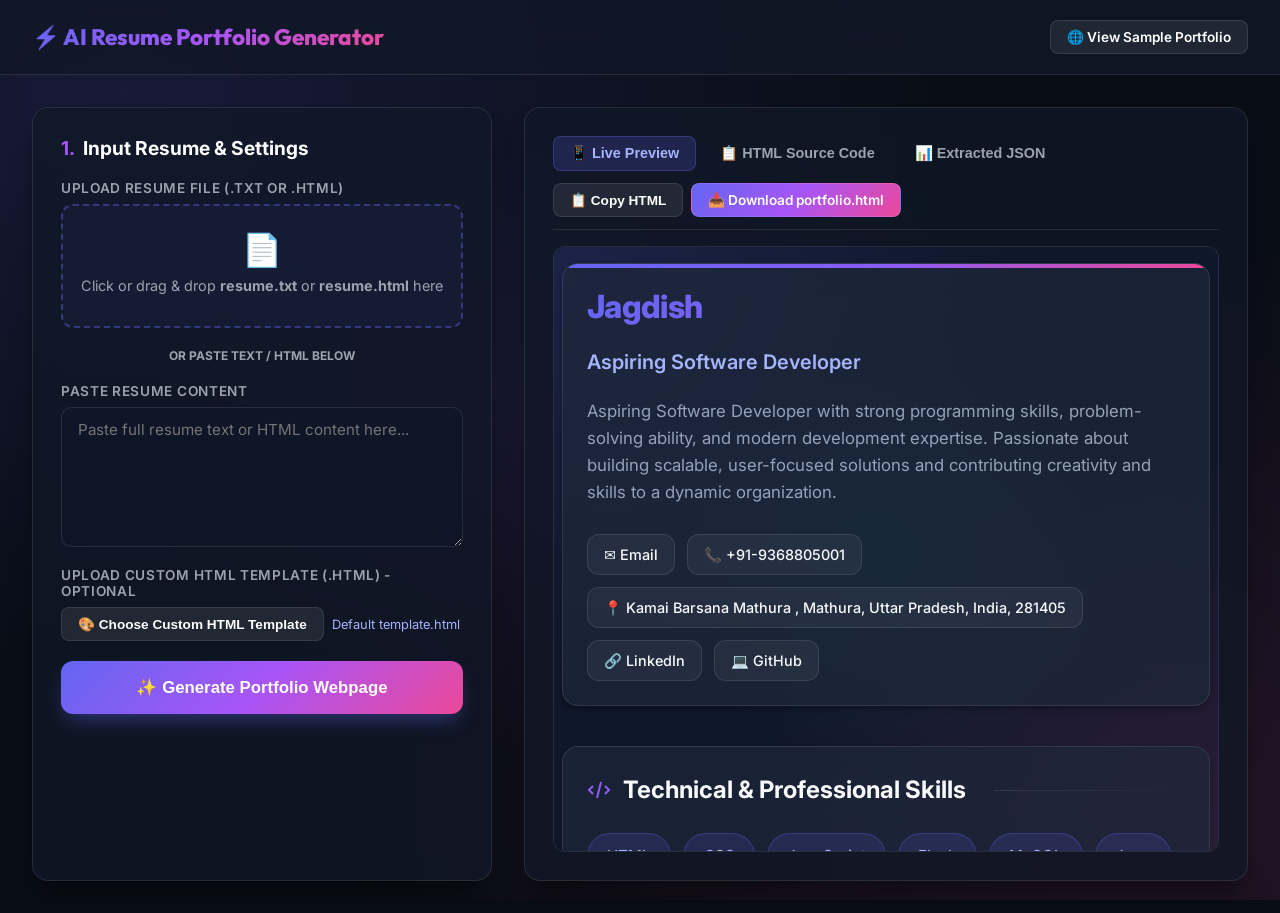
<file: templates/index.html>
<!DOCTYPE html>
<html lang="en">
<head>
  <meta charset="UTF-8">
  <meta name="viewport" content="width=device-width, initial-scale=1.0">
  <title>AI Resume Portfolio Generator - Web Portal</title>
  <meta name="description" content="Convert any resume text or HTML file into an instant, modern HTML portfolio webpage using Python & Gemini AI.">
  <link rel="preconnect" href="https://fonts.googleapis.com">
  <link rel="preconnect" href="https://fonts.gstatic.com" crossorigin>
  <link href="https://fonts.googleapis.com/css2?family=Inter:wght@300;400;500;600;700;800&family=Outfit:wght@600;700;800&display=swap" rel="stylesheet">
  
  <style>
    :root {
      --bg-dark: #090d16;
      --card-bg: rgba(17, 24, 39, 0.75);
      --card-border: rgba(255, 255, 255, 0.1);
      --primary: #6366f1;
      --primary-gradient: linear-gradient(135deg, #6366f1 0%, #a855f7 50%, #ec4899 100%);
      --text-main: #f3f4f6;
      --text-muted: #9ca3af;
      --radius: 16px;
      --transition: all 0.3s cubic-bezier(0.4, 0, 0.2, 1);
    }

    * { box-sizing: border-box; margin: 0; padding: 0; }

    body {
      font-family: 'Inter', system-ui, sans-serif;
      background-color: var(--bg-dark);
      background-image: 
        radial-gradient(at 10% 10%, rgba(99, 102, 241, 0.15) 0px, transparent 50%),
        radial-gradient(at 90% 90%, rgba(236, 72, 153, 0.12) 0px, transparent 50%),
        radial-gradient(at 50% 50%, rgba(168, 85, 247, 0.1) 0px, transparent 50%);
      background-attachment: fixed;
      color: var(--text-main);
      min-height: 100vh;
      display: flex;
      flex-direction: column;
    }

    .navbar {
      background: rgba(17, 24, 39, 0.8);
      backdrop-filter: blur(16px);
      border-bottom: 1px solid var(--card-border);
      padding: 1.25rem 2rem;
      display: flex;
      justify-content: space-between;
      align-items: center;
      position: sticky;
      top: 0;
      z-index: 100;
    }

    .brand {
      display: flex;
      align-items: center;
      gap: 0.75rem;
      font-family: 'Outfit', sans-serif;
      font-size: 1.4rem;
      font-weight: 800;
      background: var(--primary-gradient);
      -webkit-background-clip: text;
      -webkit-text-fill-color: transparent;
    }

    .brand-badge {
      font-size: 0.75rem;
      padding: 0.2rem 0.6rem;
      border-radius: 9999px;
      background: rgba(99, 102, 241, 0.2);
      color: #a5b4fc;
      border: 1px solid rgba(99, 102, 241, 0.4);
      font-family: 'Inter', sans-serif;
      font-weight: 600;
    }

    .app-layout {
      display: grid;
      grid-template-columns: 460px 1fr;
      gap: 2rem;
      padding: 2rem;
      flex-grow: 1;
      max-width: 1600px;
      margin: 0 auto;
      width: 100%;
    }

    @media (max-width: 1024px) {
      .app-layout { grid-template-columns: 1fr; }
    }

    .panel {
      background: var(--card-bg);
      backdrop-filter: blur(16px);
      border: 1px solid var(--card-border);
      border-radius: var(--radius);
      padding: 1.75rem;
      display: flex;
      flex-direction: column;
      gap: 1.25rem;
      box-shadow: 0 20px 25px -5px rgba(0, 0, 0, 0.4);
    }

    .panel-title {
      font-size: 1.2rem;
      font-weight: 700;
      display: flex;
      align-items: center;
      gap: 0.5rem;
      color: #ffffff;
    }

    .panel-title span { color: #a855f7; }

    .form-group {
      display: flex;
      flex-direction: column;
      gap: 0.5rem;
    }

    label {
      font-size: 0.85rem;
      font-weight: 600;
      color: var(--text-muted);
      text-transform: uppercase;
      letter-spacing: 0.05em;
    }

    .dropzone {
      border: 2px dashed rgba(99, 102, 241, 0.4);
      border-radius: 12px;
      padding: 1.5rem 1rem;
      text-align: center;
      cursor: pointer;
      background: rgba(99, 102, 241, 0.05);
      transition: var(--transition);
    }

    .dropzone:hover, .dropzone.dragover {
      border-color: #a855f7;
      background: rgba(168, 85, 247, 0.15);
    }

    .dropzone-icon {
      font-size: 2rem;
      margin-bottom: 0.5rem;
    }

    .dropzone-text {
      font-size: 0.9rem;
      color: var(--text-muted);
    }

    .file-name {
      font-size: 0.85rem;
      color: #38bdf8;
      font-weight: 600;
      margin-top: 0.5rem;
      word-break: break-all;
    }

    input[type="file"] { display: none; }

    textarea, input[type="password"], input[type="text"] {
      width: 100%;
      background: rgba(15, 23, 42, 0.6);
      border: 1px solid var(--card-border);
      border-radius: 10px;
      padding: 0.75rem 1rem;
      color: var(--text-main);
      font-family: inherit;
      font-size: 0.95rem;
      transition: var(--transition);
    }

    textarea:focus, input:focus {
      outline: none;
      border-color: #6366f1;
      box-shadow: 0 0 0 3px rgba(99, 102, 241, 0.25);
    }

    textarea { height: 140px; resize: vertical; }

    .btn-generate {
      background: var(--primary-gradient);
      border: none;
      border-radius: 12px;
      padding: 1rem;
      color: #ffffff;
      font-size: 1.05rem;
      font-weight: 700;
      cursor: pointer;
      display: flex;
      align-items: center;
      justify-content: center;
      gap: 0.5rem;
      box-shadow: 0 10px 20px -5px rgba(99, 102, 241, 0.4);
      transition: var(--transition);
    }

    .btn-generate:hover {
      transform: translateY(-2px);
      box-shadow: 0 15px 25px -5px rgba(99, 102, 241, 0.6);
    }

    .btn-generate:disabled {
      opacity: 0.6;
      cursor: not-allowed;
      transform: none;
    }

    .spinner {
      width: 20px;
      height: 20px;
      border: 3px solid rgba(255, 255, 255, 0.3);
      border-radius: 50%;
      border-top-color: #fff;
      animation: spin 0.8s linear infinite;
      display: none;
    }

    @keyframes spin { to { transform: rotate(360deg); } }

    .output-panel {
      display: flex;
      flex-direction: column;
      gap: 1rem;
    }

    .tabs-bar {
      display: flex;
      justify-content: space-between;
      align-items: center;
      border-bottom: 1px solid var(--card-border);
      padding-bottom: 0.75rem;
      flex-wrap: wrap;
      gap: 0.75rem;
    }

    .tabs { display: flex; gap: 0.5rem; }

    .tab-btn {
      background: transparent;
      border: none;
      color: var(--text-muted);
      padding: 0.5rem 1rem;
      border-radius: 8px;
      font-weight: 600;
      font-size: 0.9rem;
      cursor: pointer;
      transition: var(--transition);
    }

    .tab-btn.active {
      background: rgba(99, 102, 241, 0.2);
      color: #a5b4fc;
      border: 1px solid rgba(99, 102, 241, 0.3);
    }

    .action-buttons { display: flex; gap: 0.5rem; }

    .btn-secondary {
      background: rgba(255, 255, 255, 0.08);
      border: 1px solid var(--card-border);
      color: #ffffff;
      padding: 0.5rem 1rem;
      border-radius: 8px;
      font-size: 0.85rem;
      font-weight: 600;
      cursor: pointer;
      display: inline-flex;
      align-items: center;
      gap: 0.4rem;
      text-decoration: none;
      transition: var(--transition);
    }

    .btn-secondary:hover {
      background: rgba(99, 102, 241, 0.25);
      border-color: #6366f1;
    }

    .preview-container {
      flex-grow: 1;
      min-height: 600px;
      background: #0f172a;
      border-radius: 12px;
      overflow: hidden;
      border: 1px solid var(--card-border);
      position: relative;
    }

    iframe {
      width: 100%;
      height: 100%;
      min-height: 600px;
      border: none;
    }

    pre {
      background: #0f172a;
      color: #38bdf8;
      padding: 1.25rem;
      border-radius: 12px;
      overflow-x: auto;
      font-family: 'Courier New', Courier, monospace;
      font-size: 0.85rem;
      height: 600px;
      border: 1px solid var(--card-border);
    }

    .tab-content { display: none; }
    .tab-content.active { display: block; }

    .alert {
      padding: 0.75rem 1rem;
      border-radius: 8px;
      font-size: 0.85rem;
      display: none;
    }

    .alert-error {
      background: rgba(239, 68, 68, 0.15);
      border: 1px solid rgba(239, 68, 68, 0.4);
      color: #fca5a5;
    }

    .alert-success {
      background: rgba(34, 197, 94, 0.15);
      border: 1px solid rgba(34, 197, 94, 0.4);
      color: #86efac;
    }
  </style>
</head>
<body>

  <!-- Top Navbar -->
  <nav class="navbar">
    <div class="brand">
      ⚡ AI Resume Portfolio Generator
    
    </div>
    <div>
      <a href="/portfolio.html" target="_blank" class="btn-secondary">🌐 View Sample Portfolio</a>
    </div>
  </nav>

  <!-- Application Main Split Layout -->
  <main class="app-layout">

    <!-- Left Controls Panel -->
    <section class="panel">
      <h2 class="panel-title"><span>1.</span> Input Resume & Settings</h2>
      
      <div id="alert-banner" class="alert alert-error"></div>

      <!-- File Upload Zone (.txt or .html files) -->
      <div class="form-group">
        <label>Upload Resume File (.txt or .html)</label>
        <div class="dropzone" id="dropzone" onclick="document.getElementById('file-input').click()">
          <div class="dropzone-icon">📄</div>
          <div class="dropzone-text">Click or drag & drop <strong>resume.txt</strong> or <strong>resume.html</strong> here</div>
          <div class="file-name" id="file-name"></div>
        </div>
        <input type="file" id="file-input" accept=".txt,.html,.htm,.md">
      </div>

      <div style="text-align: center; color: var(--text-muted); font-size: 0.75rem; font-weight: bold;">OR PASTE TEXT / HTML BELOW</div>

      <!-- Resume Textarea -->
      <div class="form-group">
        <label>Paste Resume Content</label>
        <textarea id="resume-text" placeholder="Paste full resume text or HTML content here..."></textarea>
      </div>

      <!-- Optional Custom HTML Template Upload -->
      <div class="form-group">
        <label>Upload Custom HTML Template (.html) - Optional</label>
        <div style="display: flex; gap: 0.5rem; align-items: center;">
          <button type="button" class="btn-secondary" onclick="document.getElementById('template-input').click()">🎨 Choose Custom HTML Template</button>
          <span id="template-file-name" style="font-size: 0.8rem; color: #a5b4fc;">Default template.html</span>
        </div>
        <input type="file" id="template-input" accept=".html,.htm">
      </div>

      <!-- Submit Button -->
      <button class="btn-generate" id="generate-btn" onclick="generatePortfolio()">
        <span class="spinner" id="btn-spinner"></span>
        <span id="btn-text">✨ Generate Portfolio Webpage</span>
      </button>
    </section>

    <!-- Right Output & Preview Panel -->
    <section class="panel output-panel">
      <div class="tabs-bar">
        <div class="tabs">
          <button class="tab-btn active" onclick="switchTab('preview-tab', this)">📱 Live Preview</button>
          <button class="tab-btn" onclick="switchTab('code-tab', this)">📋 HTML Source Code</button>
          <button class="tab-btn" onclick="switchTab('json-tab', this)">📊 Extracted JSON</button>
        </div>
        
        <div class="action-buttons">
          <button class="btn-secondary" onclick="copyHTMLCode()">📋 Copy HTML</button>
          <a href="/api/download" class="btn-secondary" style="background: var(--primary-gradient);">📥 Download portfolio.html</a>
        </div>
      </div>

      <!-- Live Webpage Preview -->
      <div id="preview-tab" class="tab-content active preview-container">
        <iframe id="portfolio-frame" src="/portfolio.html"></iframe>
      </div>

      <!-- HTML Source Code View -->
      <div id="code-tab" class="tab-content">
        <pre id="code-block">Click "Generate Portfolio Webpage" to view rendered HTML code...</pre>
      </div>

      <!-- Parsed JSON View -->
      <div id="json-tab" class="tab-content">
        <pre id="json-block">Click "Generate Portfolio Webpage" to view extracted JSON schema...</pre>
      </div>
    </section>

  </main>

  <script>
    const dropzone = document.getElementById('dropzone');
    const fileInput = document.getElementById('file-input');
    const fileNameDisplay = document.getElementById('file-name');
    
    const templateInput = document.getElementById('template-input');
    const templateFileNameDisplay = document.getElementById('template-file-name');
    
    let selectedFile = null;
    let selectedTemplateFile = null;

    // File Drag & Drop Handlers
    dropzone.addEventListener('dragover', (e) => {
      e.preventDefault();
      dropzone.classList.add('dragover');
    });

    dropzone.addEventListener('dragleave', () => dropzone.classList.remove('dragover'));
    
    dropzone.addEventListener('drop', (e) => {
      e.preventDefault();
      dropzone.classList.remove('dragover');
      if (e.dataTransfer.files.length > 0) {
        handleFileSelect(e.dataTransfer.files[0]);
      }
    });

    fileInput.addEventListener('change', (e) => {
      if (e.target.files.length > 0) {
        handleFileSelect(e.target.files[0]);
      }
    });

    templateInput.addEventListener('change', (e) => {
      if (e.target.files.length > 0) {
        selectedTemplateFile = e.target.files[0];
        templateFileNameDisplay.textContent = `Using custom template: ${selectedTemplateFile.name}`;
      }
    });

    function handleFileSelect(file) {
      selectedFile = file;
      fileNameDisplay.textContent = `Selected File: ${file.name} (${(file.size / 1024).toFixed(1)} KB)`;
      
      // Auto-read file into text area
      const reader = new FileReader();
      reader.onload = (event) => {
        document.getElementById('resume-text').value = event.target.result;
      };
      reader.readAsText(file);
    }

    function switchTab(tabId, btnElement) {
      document.querySelectorAll('.tab-content').forEach(el => el.classList.remove('active'));
      document.querySelectorAll('.tab-btn').forEach(el => el.classList.remove('active'));
      document.getElementById(tabId).classList.add('active');
      btnElement.classList.add('active');
    }

    function showAlert(msg, type = 'error') {
      const banner = document.getElementById('alert-banner');
      banner.textContent = msg;
      banner.className = `alert alert-${type}`;
      banner.style.display = 'block';
      setTimeout(() => { banner.style.display = 'none'; }, 6000);
    }

    async function generatePortfolio() {
      const resumeText = document.getElementById('resume-text').value.trim();
      const btn = document.getElementById('generate-btn');
      const spinner = document.getElementById('btn-spinner');
      const btnText = document.getElementById('btn-text');

      if (!resumeText && !selectedFile) {
        showAlert('Please upload a .txt or .html resume file, or paste resume content.');
        return;
      }

      // UI Loading state
      btn.disabled = true;
      spinner.style.display = 'inline-block';
      btnText.textContent = 'Extracting with Gemini AI...';

      const formData = new FormData();
      if (selectedFile) {
        formData.append('file', selectedFile);
      }
      if (selectedTemplateFile) {
        formData.append('template_file', selectedTemplateFile);
      }
      formData.append('resume_text', resumeText);

      try {
        const response = await fetch('/api/generate', {
          method: 'POST',
          body: formData
        });

        const result = await response.json();

        if (result.success) {
          showAlert('Portfolio generated successfully!', 'success');
          
          // Refresh Iframe preview
          const iframe = document.getElementById('portfolio-frame');
          iframe.src = '/portfolio.html?t=' + new Date().getTime();

          // Populate HTML & JSON code blocks
          document.getElementById('code-block').textContent = result.html_code;
          document.getElementById('json-block').textContent = JSON.stringify(result.portfolio_data, null, 2);
        } else {
          showAlert(result.error || 'Failed to generate portfolio.');
        }
      } catch (err) {
        console.error(err);
        showAlert('An error occurred while connecting to the server.');
      } finally {
        btn.disabled = false;
        spinner.style.display = 'none';
        btnText.textContent = '✨ Generate Portfolio Webpage';
      }
    }

    function copyHTMLCode() {
      const codeText = document.getElementById('code-block').textContent;
      navigator.clipboard.writeText(codeText).then(() => {
        showAlert('HTML code copied to clipboard!', 'success');
      });
    }
  </script>
</body>
</html>
</file>
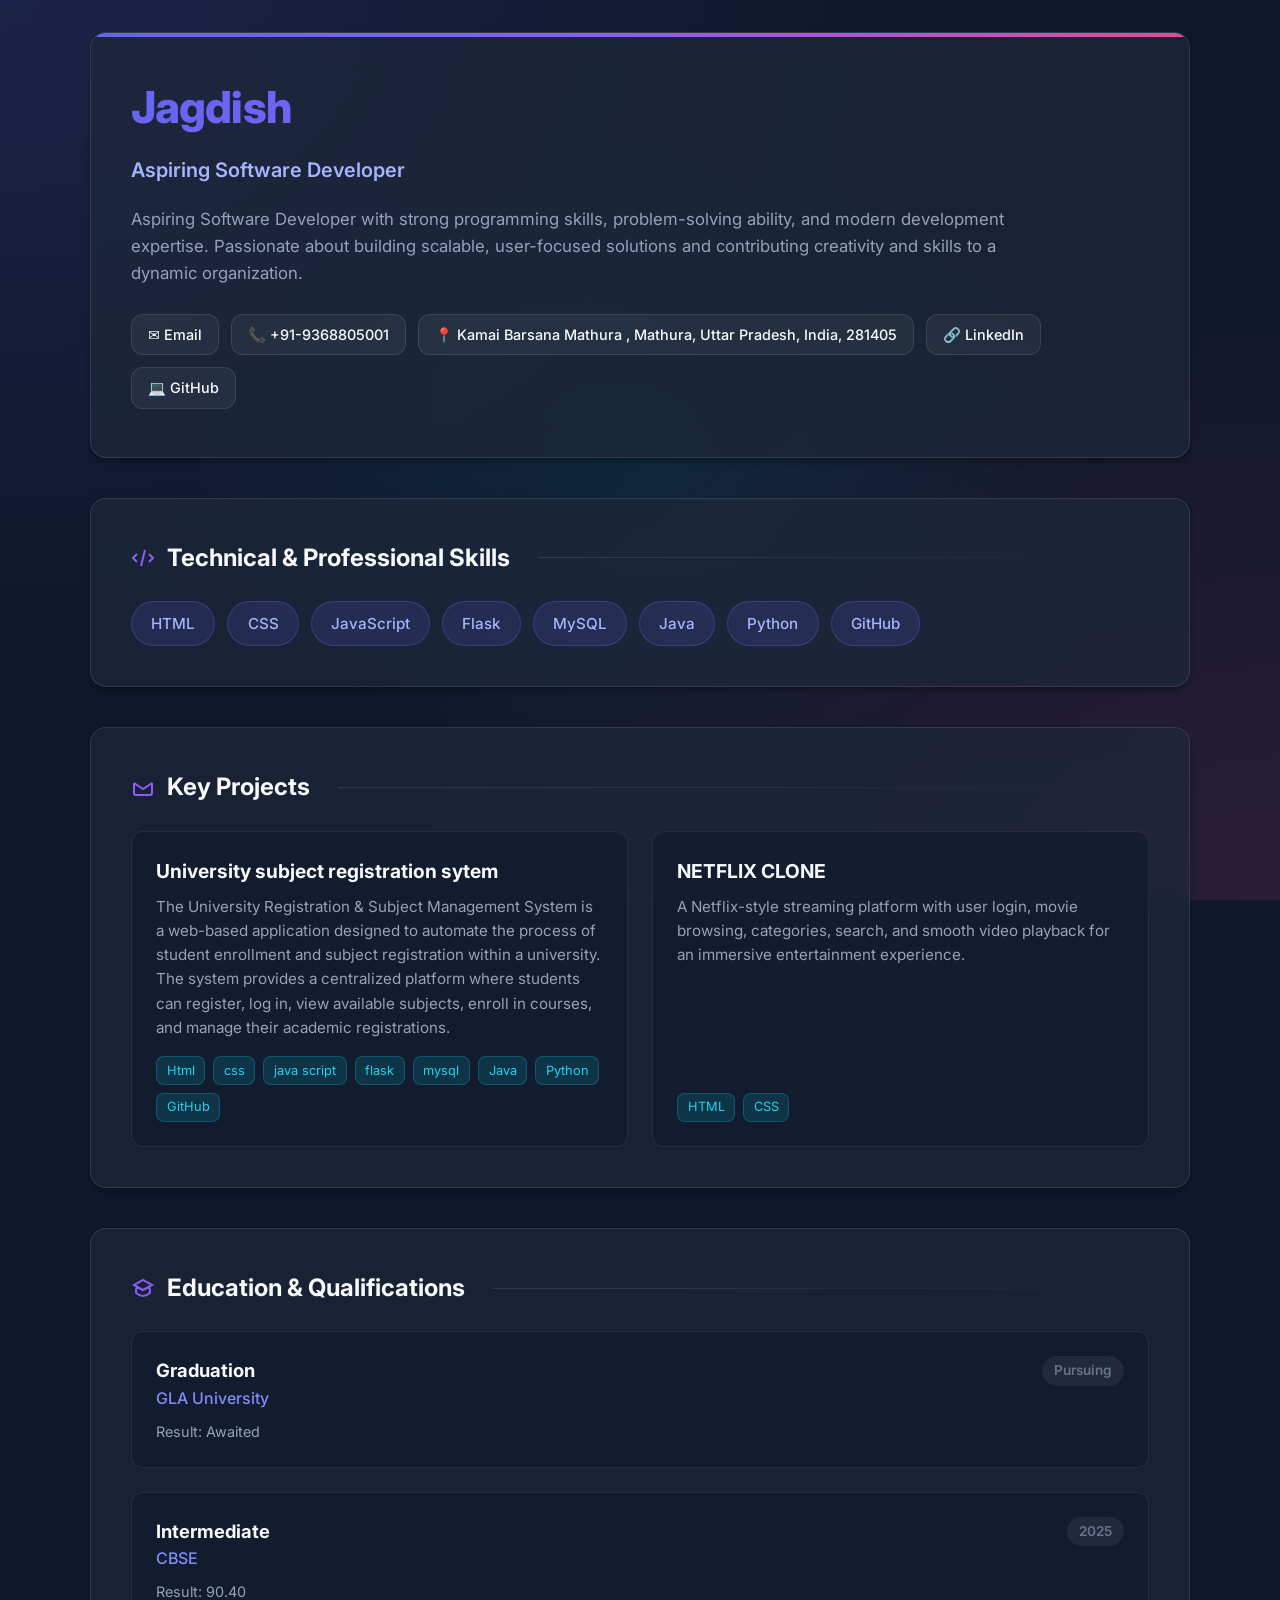
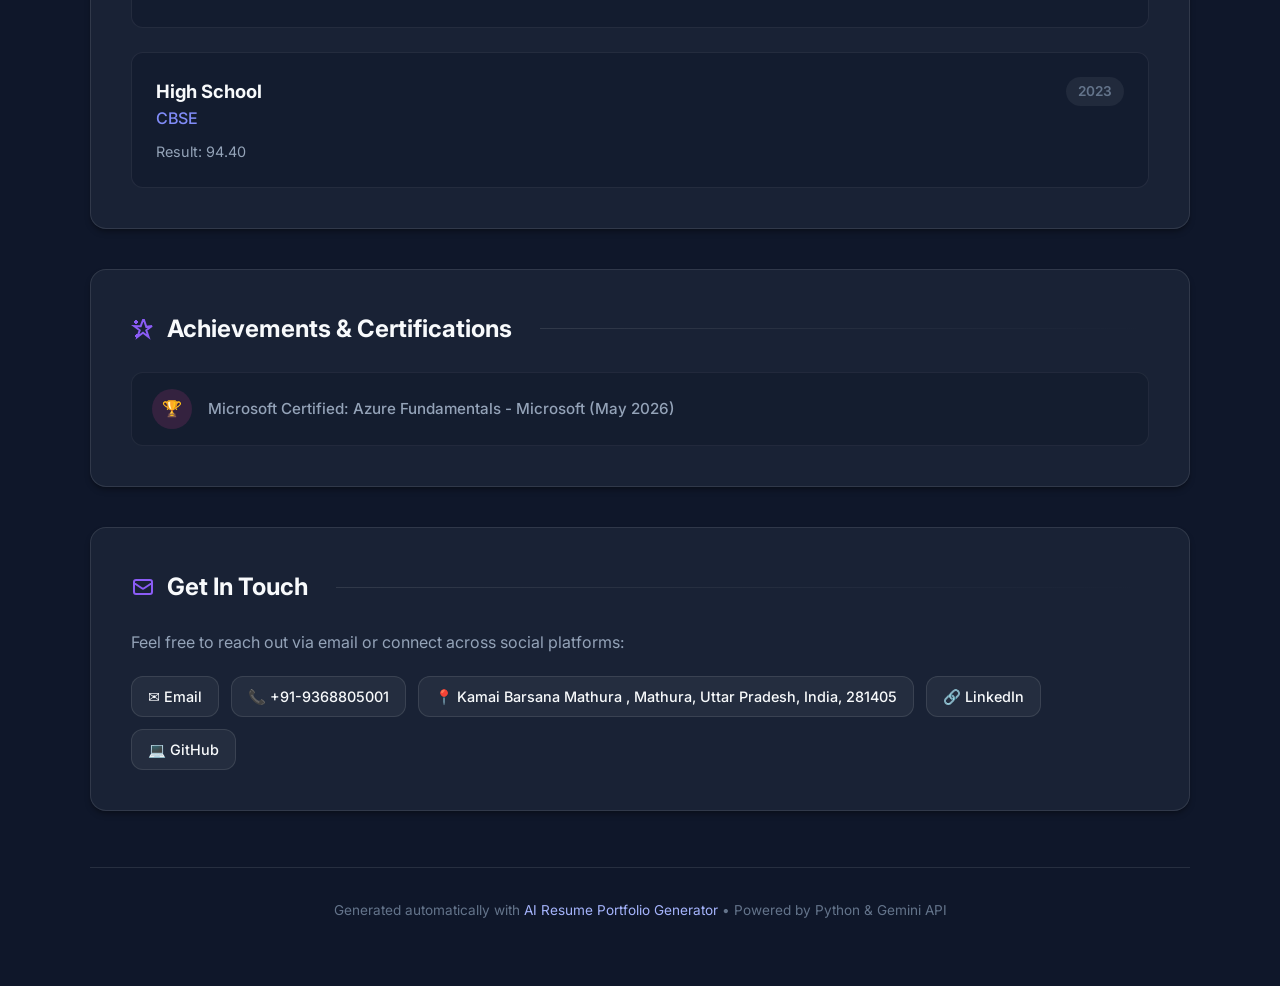
<file: portfolio.html>
<!DOCTYPE html>
<html lang="en">
<head>
  <meta charset="UTF-8">
  <meta name="viewport" content="width=device-width, initial-scale=1.0">
  <title>Jagdish - Portfolio</title>
  <meta name="description" content="Professional portfolio of Jagdish. Aspiring Software Developer">
  <link rel="preconnect" href="https://fonts.googleapis.com">
  <link rel="preconnect" href="https://fonts.gstatic.com" crossorigin>
  <link href="https://fonts.googleapis.com/css2?family=Inter:wght@300;400;500;600;700;800&display=swap" rel="stylesheet">
  <link rel="stylesheet" href="style.css">
</head>
<body>
  <main class="container">
    
    <!-- Hero / Profile Section -->
    <header class="section hero-card" id="hero">
      <h1 class="hero-name" id="user-name">Jagdish</h1>
      <p class="hero-headline" id="user-headline">Aspiring Software Developer</p>
      <p class="hero-summary" id="user-summary">Aspiring Software Developer with strong programming skills, problem-solving ability, and modern development expertise. Passionate about building scalable, user-focused solutions and contributing creativity and skills to a dynamic organization.</p>
      
      <nav class="quick-links" id="quick-links" aria-label="Contact Links">
        <a href="mailto:jagdish.jagdish_cs.aiml25@gla.ac.in" class="quick-link-item">✉ Email</a>
<span class="quick-link-item">📞 +91-9368805001</span>
<span class="quick-link-item">📍 Kamai Barsana Mathura , Mathura, Uttar Pradesh, India, 281405</span>
<a href="www.linkedin.com/in/jagdish-sharma-46776b374" target="_blank" class="quick-link-item">🔗 LinkedIn</a>
<a href="github.com/jagdishxtech" target="_blank" class="quick-link-item">💻 GitHub</a>
      </nav>
    </header>

    <!-- Skills Section -->
    
        <section class="section" id="skills">
          <h2 class="section-title">
            <svg width="24" height="24" fill="none" stroke="currentColor" stroke-width="2" viewBox="0 0 24 24"><path d="M10 20l4-16m4 4l4 4-4 4M6 16l-4-4 4-4"/></svg>
            Technical & Professional Skills
          </h2>
          <div class="skills-wrapper">
            <span class="skill-badge">HTML</span><span class="skill-badge">CSS</span><span class="skill-badge">JavaScript</span><span class="skill-badge">Flask</span><span class="skill-badge">MySQL</span><span class="skill-badge">Java</span><span class="skill-badge">Python</span><span class="skill-badge">GitHub</span>
          </div>
        </section>
        

    <!-- Experience Section -->
    

    <!-- Projects Section -->
    
        <section class="section" id="projects">
          <h2 class="section-title">
            <svg width="24" height="24" fill="none" stroke="currentColor" stroke-width="2" viewBox="0 0 24 24"><path d="M3 7v10a2 2 0 002 2h14a2 2 0 002-2V7M3 7l9 6 9-6M3 7i18 0"/></svg>
            Key Projects
          </h2>
          <div class="projects-grid">
            
            <div class="project-card">
              <div>
                <h3 class="project-title">University subject registration sytem</h3>
                <p class="project-desc" style="margin-top: 0.5rem;">The University Registration & Subject Management System is a web-based application designed to automate the process of student enrollment and subject registration within a university. The system provides a centralized platform where students can register, log in, view available subjects, enroll in courses, and manage their academic registrations.</p>
              </div>
              <div class="project-tech">
                <span class="tech-tag">Html</span><span class="tech-tag">css</span><span class="tech-tag">java script</span><span class="tech-tag">flask</span><span class="tech-tag">mysql</span><span class="tech-tag">Java</span><span class="tech-tag">Python</span><span class="tech-tag">GitHub</span>
              </div>
              
            </div>
            
            <div class="project-card">
              <div>
                <h3 class="project-title">NETFLIX CLONE</h3>
                <p class="project-desc" style="margin-top: 0.5rem;">A Netflix-style streaming platform with user login, movie browsing, categories, search, and smooth video playback for an immersive entertainment experience.</p>
              </div>
              <div class="project-tech">
                <span class="tech-tag">HTML</span><span class="tech-tag">CSS</span>
              </div>
              
            </div>
            
          </div>
        </section>
        

    <!-- Education Section -->
    
        <section class="section" id="education">
          <h2 class="section-title">
            <svg width="24" height="24" fill="none" stroke="currentColor" stroke-width="2" viewBox="0 0 24 24"><path d="M12 14l9-5-9-5-9 5 9 5z"/><path d="M12 14l6.16-3.422a12.083 12.083 0 01.665 6.479A11.952 11.952 0 0112 20.055a11.952 11.952 0 01-6.824-2.998 12.078 12.078 0 01.665-6.479L12 14z"/></svg>
            Education & Qualifications
          </h2>
          <div class="timeline">
            
            <div class="timeline-item">
              <div class="item-header">
                <div>
                  <h3 class="item-title">Graduation</h3>
                  <div class="item-subtitle">GLA University</div>
                </div>
                <span class="item-date">Pursuing</span>
              </div>
              <p style="color: var(--text-muted); font-size: 0.9rem; margin-top: 0.4rem;">Result: Awaited</p>
            </div>
            
            <div class="timeline-item">
              <div class="item-header">
                <div>
                  <h3 class="item-title">Intermediate</h3>
                  <div class="item-subtitle">CBSE</div>
                </div>
                <span class="item-date">2025</span>
              </div>
              <p style="color: var(--text-muted); font-size: 0.9rem; margin-top: 0.4rem;">Result: 90.40</p>
            </div>
            
            <div class="timeline-item">
              <div class="item-header">
                <div>
                  <h3 class="item-title">High School</h3>
                  <div class="item-subtitle">CBSE</div>
                </div>
                <span class="item-date">2023</span>
              </div>
              <p style="color: var(--text-muted); font-size: 0.9rem; margin-top: 0.4rem;">Result: 94.40</p>
            </div>
            
          </div>
        </section>
        

    <!-- Achievements Section -->
    
        <section class="section" id="achievements">
          <h2 class="section-title">
            <svg width="24" height="24" fill="none" stroke="currentColor" stroke-width="2" viewBox="0 0 24 24"><path d="M5 3v4M3 5h4M6 17v4m-2-2h4m5-16l2.286 6.857L21 9l-5.714 4.286L17.571 20 12 15.714 6.429 20l2.285-6.714L3 9l6.714.143L12 3z"/></svg>
            Achievements & Certifications
          </h2>
          <div class="achievements-grid">
            
            <div class="achievement-card">
              <div class="achievement-icon">🏆</div>
              <div class="achievement-text">Microsoft Certified: Azure Fundamentals - Microsoft (May 2026)</div>
            </div>
            
          </div>
        </section>
        

    <!-- Contact & Links Section -->
    
        <section class="section" id="contact">
          <h2 class="section-title">
            <svg width="24" height="24" fill="none" stroke="currentColor" stroke-width="2" viewBox="0 0 24 24"><path d="M3 8l7.89 5.26a2 2 0 002.22 0L21 8M5 19h14a2 2 0 002-2V7a2 2 0 00-2-2H5a2 2 0 00-2 2v10a2 2 0 002 2z"/></svg>
            Get In Touch
          </h2>
          <p style="color: var(--text-muted); margin-bottom: 1.25rem;">Feel free to reach out via email or connect across social platforms:</p>
          <div class="quick-links">
            <a href="mailto:jagdish.jagdish_cs.aiml25@gla.ac.in" class="quick-link-item">✉ Email</a>
<span class="quick-link-item">📞 +91-9368805001</span>
<span class="quick-link-item">📍 Kamai Barsana Mathura , Mathura, Uttar Pradesh, India, 281405</span>
<a href="www.linkedin.com/in/jagdish-sharma-46776b374" target="_blank" class="quick-link-item">🔗 LinkedIn</a>
<a href="github.com/jagdishxtech" target="_blank" class="quick-link-item">💻 GitHub</a>
          </div>
        </section>
        

    <!-- Footer -->
    <footer class="footer">
      <p>Generated automatically with <span>AI Resume Portfolio Generator</span> • Powered by Python & Gemini API</p>
    </footer>
  </main>
</body>
</html>
</file>
<file: style.css>
/* ==========================================================================
   AI RESUME PORTFOLIO GENERATOR - MODERN GLASSMORPHIC DESIGN SYSTEM
   ========================================================================== */

/* Design Tokens & Custom Properties */
:root {
  --font-family: 'Inter', system-ui, -apple-system, BlinkMacSystemFont, 'Segoe UI', Roboto, sans-serif;
  
  /* Color Palette */
  --bg-dark: #0f172a;
  --bg-card: rgba(30, 41, 59, 0.7);
  --bg-card-hover: rgba(51, 65, 85, 0.8);
  --border-color: rgba(255, 255, 255, 0.1);
  --border-glow: rgba(99, 102, 241, 0.3);
  
  --primary: #6366f1;
  --primary-gradient: linear-gradient(135deg, #6366f1 0%, #8b5cf6 50%, #ec4899 100%);
  --secondary-gradient: linear-gradient(135deg, #3b82f6 0%, #06b6d4 100%);
  
  --text-main: #f8fafc;
  --text-muted: #94a3b8;
  --text-subtle: #64748b;
  
  --badge-bg: rgba(99, 102, 241, 0.15);
  --badge-text: #a5b4fc;
  --badge-border: rgba(99, 102, 241, 0.3);

  --shadow-sm: 0 4px 6px -1px rgba(0, 0, 0, 0.3), 0 2px 4px -2px rgba(0, 0, 0, 0.2);
  --shadow-lg: 0 20px 25px -5px rgba(0, 0, 0, 0.4), 0 8px 10px -6px rgba(0, 0, 0, 0.3);
  --shadow-glow: 0 0 25px rgba(99, 102, 241, 0.25);
  
  --radius-lg: 16px;
  --radius-md: 12px;
  --radius-sm: 8px;
  
  --transition: all 0.3s cubic-bezier(0.4, 0, 0.2, 1);
}

/* Reset & Base Styles */
* {
  box-sizing: border-box;
  margin: 0;
  padding: 0;
}

body {
  font-family: var(--font-family);
  background-color: var(--bg-dark);
  background-image: 
    radial-gradient(at 0% 0%, rgba(99, 102, 241, 0.15) 0px, transparent 50%),
    radial-gradient(at 100% 100%, rgba(236, 72, 153, 0.12) 0px, transparent 50%),
    radial-gradient(at 50% 50%, rgba(6, 182, 212, 0.1) 0px, transparent 50%);
  background-attachment: fixed;
  color: var(--text-main);
  line-height: 1.6;
  min-height: 100vh;
  padding: 2rem 1rem;
}

.container {
  max-width: 1100px;
  margin: 0 auto;
  display: flex;
  flex-direction: column;
  gap: 2.5rem;
}

/* Section Common Styling */
.section {
  background: var(--bg-card);
  backdrop-filter: blur(16px);
  -webkit-backdrop-filter: blur(16px);
  border: 1px solid var(--border-color);
  border-radius: var(--radius-lg);
  padding: 2.5rem;
  box-shadow: var(--shadow-sm);
  transition: var(--transition);
}

.section:hover {
  border-color: var(--border-glow);
  box-shadow: var(--shadow-lg), var(--shadow-glow);
}

.section-title {
  font-size: 1.5rem;
  font-weight: 700;
  margin-bottom: 1.5rem;
  display: flex;
  align-items: center;
  gap: 0.75rem;
  color: var(--text-main);
}

.section-title svg {
  color: #8b5cf6;
  flex-shrink: 0;
}

.section-title::after {
  content: '';
  flex: 1;
  height: 1px;
  background: linear-gradient(90deg, var(--border-color) 0%, transparent 100%);
  margin-left: 1rem;
}

/* Hero / Header Section */
.hero-card {
  position: relative;
  overflow: hidden;
  display: flex;
  flex-direction: column;
  gap: 1.25rem;
  padding: 3rem 2.5rem;
}

.hero-card::before {
  content: '';
  position: absolute;
  top: 0;
  left: 0;
  width: 100%;
  height: 4px;
  background: var(--primary-gradient);
}

.hero-name {
  font-size: 2.75rem;
  font-weight: 800;
  letter-spacing: -0.02em;
  background: var(--primary-gradient);
  -webkit-background-clip: text;
  -webkit-text-fill-color: transparent;
  line-height: 1.2;
}

.hero-headline {
  font-size: 1.25rem;
  font-weight: 600;
  color: #a5b4fc;
}

.hero-summary {
  font-size: 1.05rem;
  color: var(--text-muted);
  max-width: 900px;
}

/* Quick Links Bar */
.quick-links {
  display: flex;
  flex-wrap: wrap;
  gap: 0.75rem;
  margin-top: 0.5rem;
}

.quick-link-item {
  display: inline-flex;
  align-items: center;
  gap: 0.5rem;
  padding: 0.5rem 1rem;
  background: rgba(255, 255, 255, 0.05);
  border: 1px solid var(--border-color);
  border-radius: var(--radius-md);
  color: var(--text-main);
  text-decoration: none;
  font-size: 0.9rem;
  font-weight: 500;
  transition: var(--transition);
}

.quick-link-item:hover {
  background: rgba(99, 102, 241, 0.2);
  border-color: #6366f1;
  color: #ffffff;
  transform: translateY(-2px);
}

/* Skills Grid */
.skills-wrapper {
  display: flex;
  flex-wrap: wrap;
  gap: 0.75rem;
}

.skill-badge {
  display: inline-flex;
  align-items: center;
  padding: 0.6rem 1.2rem;
  background: var(--badge-bg);
  color: var(--badge-text);
  border: 1px solid var(--badge-border);
  border-radius: 9999px;
  font-size: 0.95rem;
  font-weight: 500;
  transition: var(--transition);
}

.skill-badge:hover {
  background: rgba(99, 102, 241, 0.3);
  border-color: #8b5cf6;
  color: #ffffff;
  transform: scale(1.05);
  box-shadow: 0 0 15px rgba(139, 92, 246, 0.3);
}

/* Timeline Cards (Experience & Education) */
.timeline {
  display: flex;
  flex-direction: column;
  gap: 1.5rem;
}

.timeline-item {
  background: rgba(15, 23, 42, 0.5);
  border: 1px solid rgba(255, 255, 255, 0.07);
  border-radius: var(--radius-md);
  padding: 1.5rem;
  transition: var(--transition);
}

.timeline-item:hover {
  background: rgba(30, 41, 59, 0.9);
  border-color: rgba(99, 102, 241, 0.4);
  transform: translateX(4px);
}

.item-header {
  display: flex;
  justify-content: space-between;
  align-items: flex-start;
  flex-wrap: wrap;
  gap: 0.5rem;
  margin-bottom: 0.5rem;
}

.item-title {
  font-size: 1.15rem;
  font-weight: 700;
  color: var(--text-main);
}

.item-subtitle {
  font-size: 1rem;
  font-weight: 500;
  color: #818cf8;
}

.item-date {
  font-size: 0.85rem;
  font-weight: 600;
  color: var(--text-subtle);
  background: rgba(255, 255, 255, 0.06);
  padding: 0.25rem 0.75rem;
  border-radius: 9999px;
}

.bullet-list {
  list-style-type: none;
  margin-top: 0.75rem;
  display: flex;
  flex-direction: column;
  gap: 0.5rem;
}

.bullet-list li {
  position: relative;
  padding-left: 1.5rem;
  color: var(--text-muted);
  font-size: 0.95rem;
}

.bullet-list li::before {
  content: '▹';
  position: absolute;
  left: 0;
  color: #6366f1;
  font-weight: bold;
}

/* Projects Grid */
.projects-grid {
  display: grid;
  grid-template-columns: repeat(auto-fit, minmax(300px, 1fr));
  gap: 1.5rem;
}

.project-card {
  background: rgba(15, 23, 42, 0.5);
  border: 1px solid rgba(255, 255, 255, 0.08);
  border-radius: var(--radius-md);
  padding: 1.5rem;
  display: flex;
  flex-direction: column;
  justify-content: space-between;
  gap: 1rem;
  transition: var(--transition);
}

.project-card:hover {
  background: rgba(30, 41, 59, 0.95);
  border-color: #6366f1;
  transform: translateY(-4px);
  box-shadow: var(--shadow-lg);
}

.project-title {
  font-size: 1.2rem;
  font-weight: 700;
  color: var(--text-main);
}

.project-desc {
  color: var(--text-muted);
  font-size: 0.95rem;
  flex-grow: 1;
}

.project-tech {
  display: flex;
  flex-wrap: wrap;
  gap: 0.5rem;
}

.tech-tag {
  font-size: 0.8rem;
  padding: 0.2rem 0.6rem;
  background: rgba(6, 182, 212, 0.15);
  color: #22d3ee;
  border-radius: var(--radius-sm);
  border: 1px solid rgba(6, 182, 212, 0.3);
}

.project-link {
  display: inline-flex;
  align-items: center;
  gap: 0.4rem;
  font-size: 0.9rem;
  font-weight: 600;
  color: #818cf8;
  text-decoration: none;
  transition: var(--transition);
}

.project-link:hover {
  color: #38bdf8;
  text-decoration: underline;
}

/* Achievements List */
.achievements-grid {
  display: grid;
  grid-template-columns: repeat(auto-fit, minmax(280px, 1fr));
  gap: 1rem;
}

.achievement-card {
  display: flex;
  align-items: center;
  gap: 1rem;
  background: rgba(15, 23, 42, 0.4);
  border: 1px solid rgba(255, 255, 255, 0.06);
  border-radius: var(--radius-md);
  padding: 1rem 1.25rem;
  transition: var(--transition);
}

.achievement-card:hover {
  background: rgba(30, 41, 59, 0.8);
  border-color: #ec4899;
}

.achievement-icon {
  width: 40px;
  height: 40px;
  border-radius: 50%;
  background: rgba(236, 72, 153, 0.15);
  color: #ec4899;
  display: flex;
  align-items: center;
  justify-content: center;
  flex-shrink: 0;
}

.achievement-text {
  color: var(--text-muted);
  font-size: 0.95rem;
  font-weight: 500;
}

/* Footer */
.footer {
  text-align: center;
  padding: 2rem 0;
  color: var(--text-subtle);
  font-size: 0.85rem;
  border-top: 1px solid var(--border-color);
  margin-top: 1rem;
}

.footer span {
  color: #a5b4fc;
}

/* Responsive Media Queries */
@media (max-width: 768px) {
  body {
    padding: 1rem 0.5rem;
  }
  
  .hero-name {
    font-size: 2rem;
  }
  
  .section {
    padding: 1.5rem;
  }
  
  .item-header {
    flex-direction: column;
    align-items: flex-start;
  }
  
  .projects-grid {
    grid-template-columns: 1fr;
  }
}
</file>
